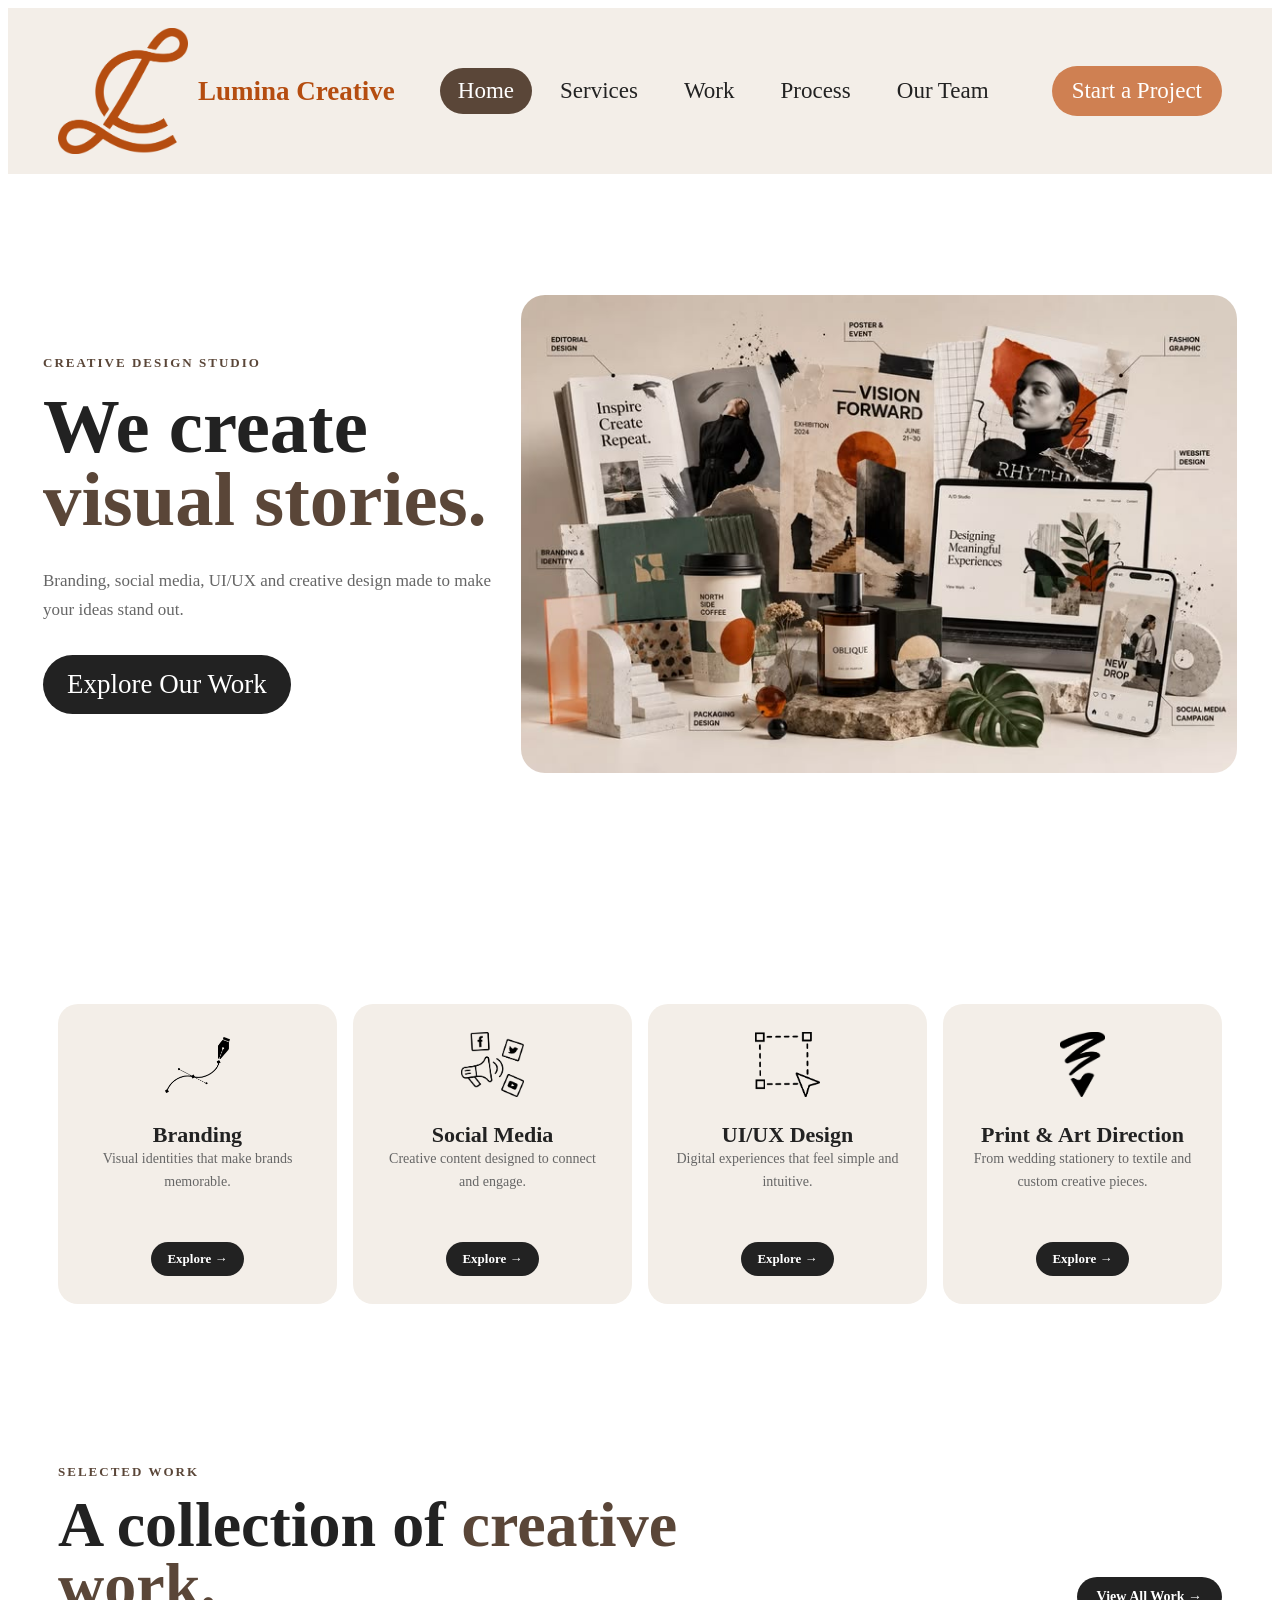
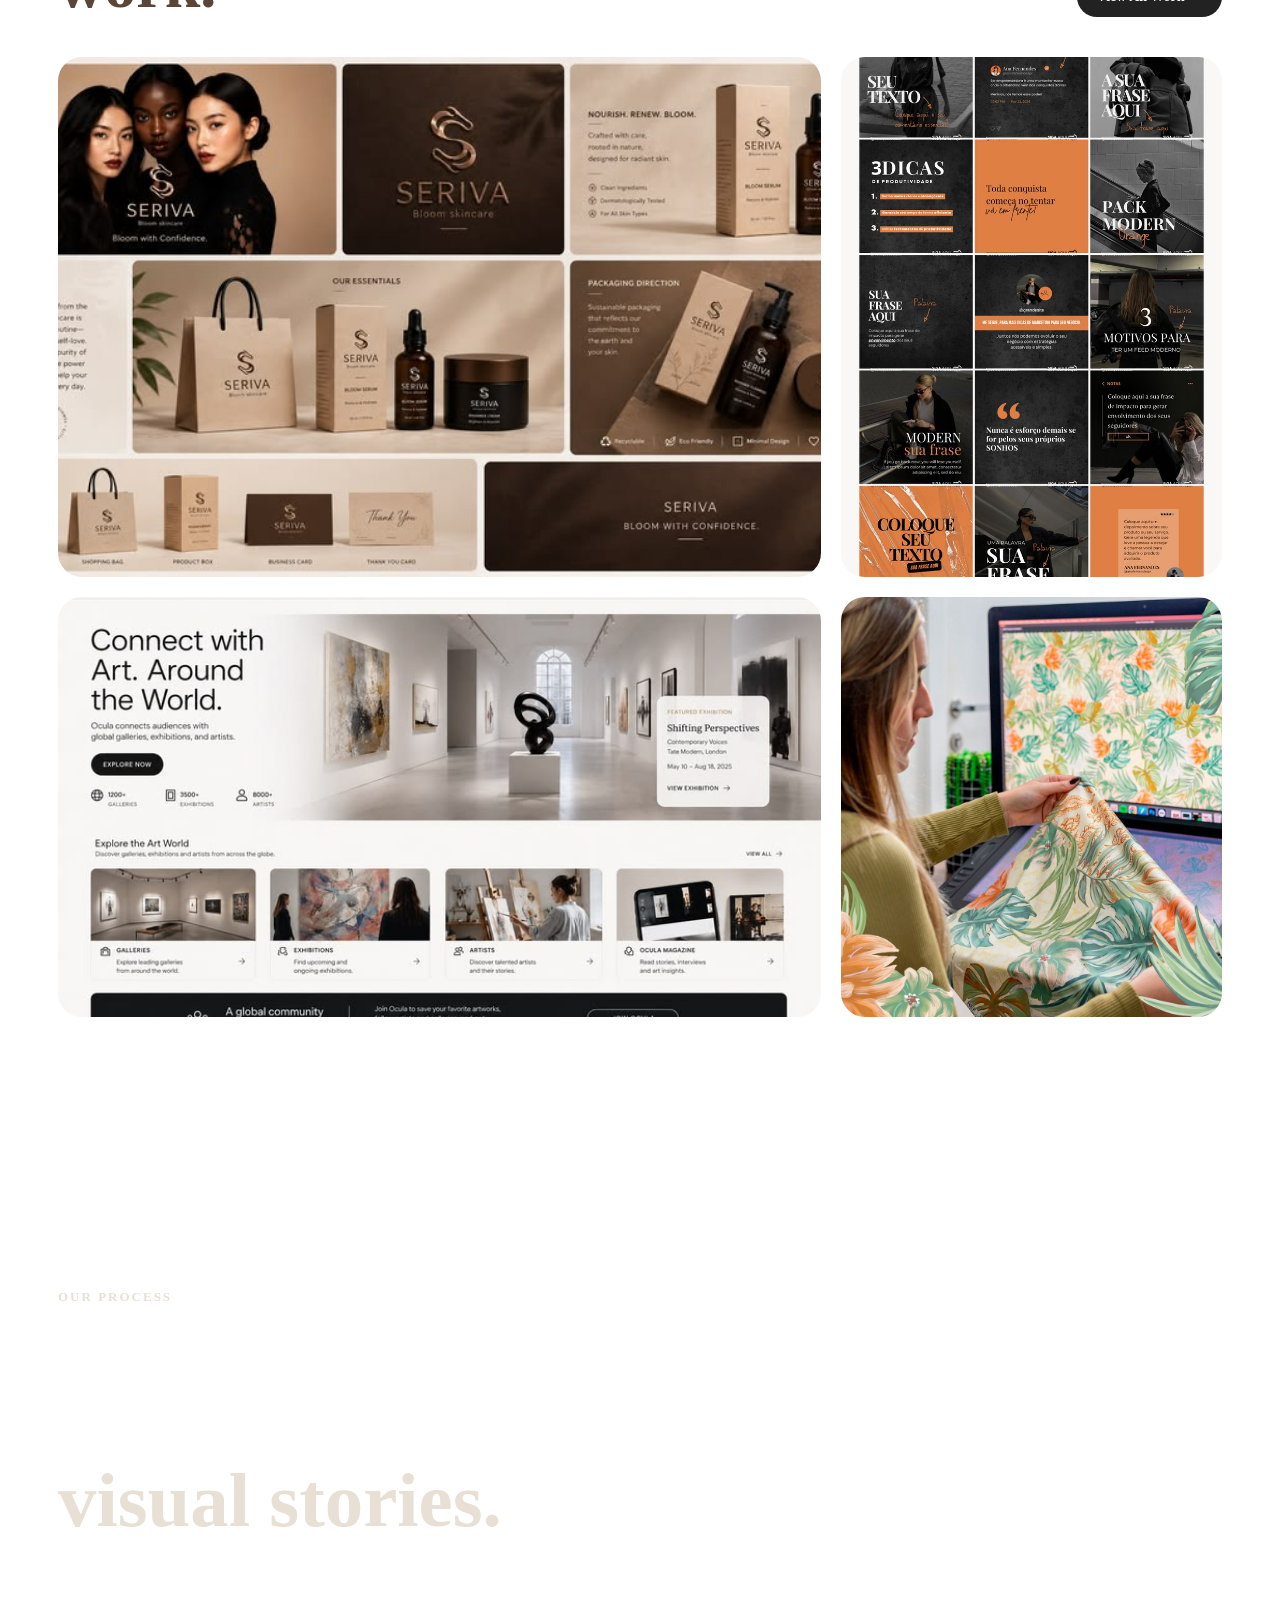
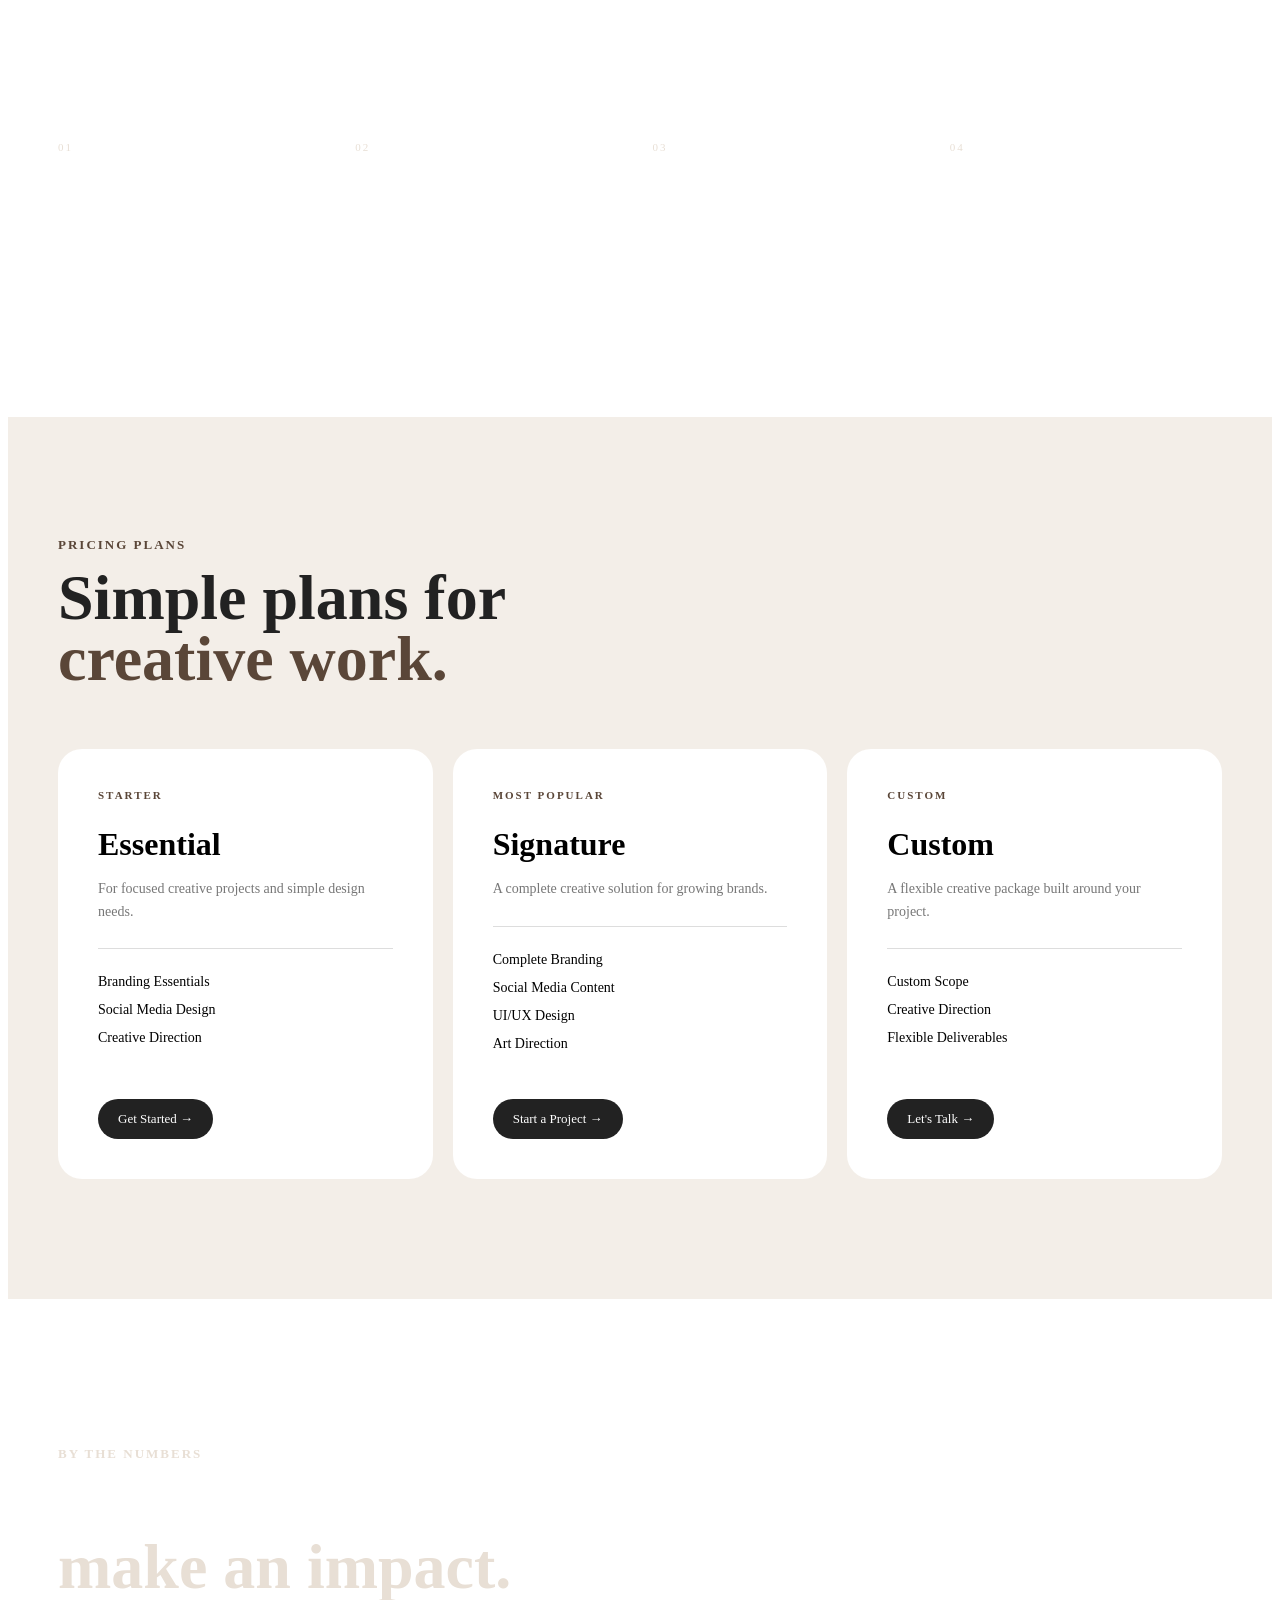
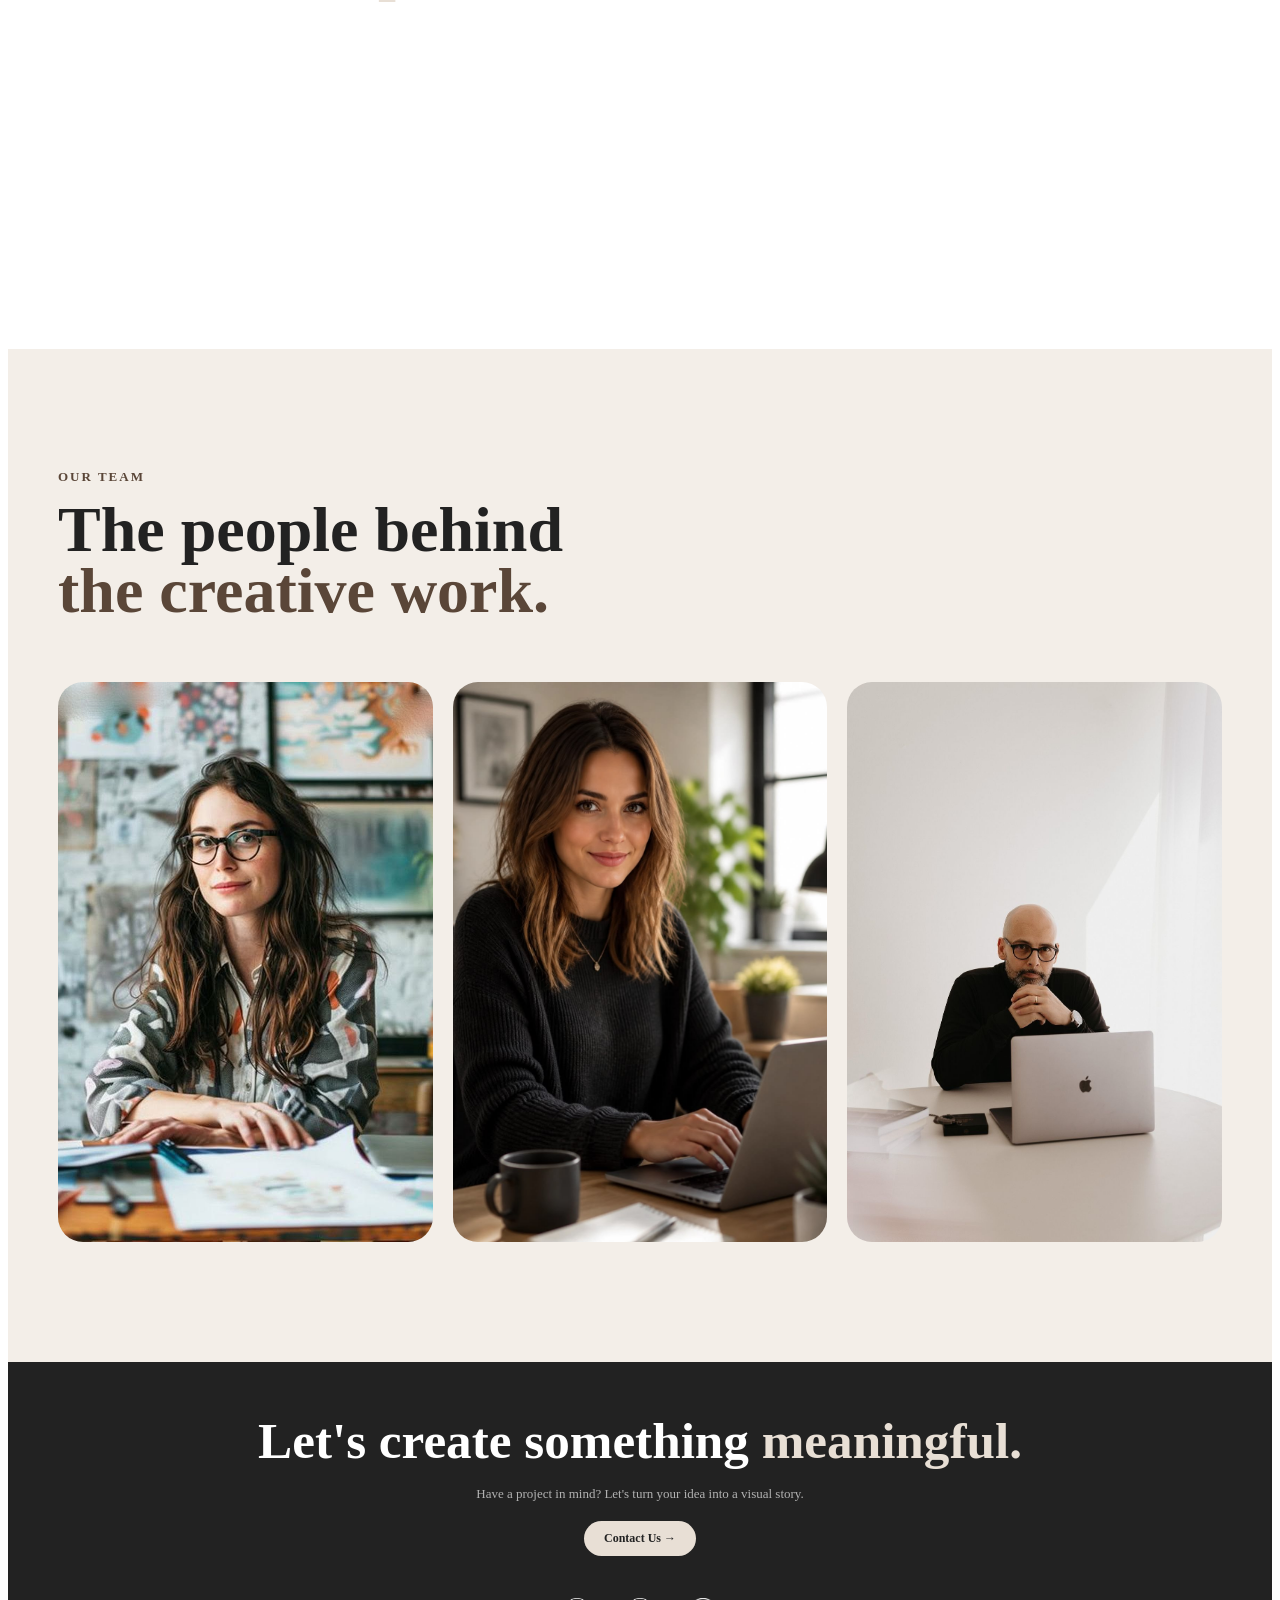
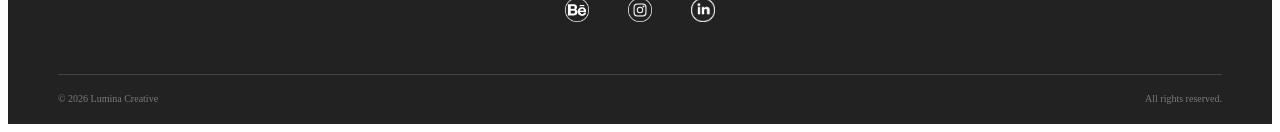
<file: index.html>
﻿<!DOCTYPE html>

<html lang="en" xmlns="http://www.w3.org/1999/xhtml">
<meta name="viewport" content="width=device-width, initial-scale=1.0" />

<head>
    <meta charset="utf-8" />
    <title>Lumina Creative</title>
    <link rel="stylesheet" href="style\Style.css">
</head>

<body>
    <div id="top"></div>
    <header class="navbar">
        <a href="#" class="logo">
            <img src="imge\logo.png" alt="Lumina Creative">
            <span class="logo-text">Lumina Creative</span>
        </a>
        <nav class="nav-links">
            <a href="#top" class="nav-link active">Home</a>
            <a href="#services" class="nav-link">Services</a>
            <a href="#portfolio" class="nav-link">Work</a>
            <a href="#process" class="nav-link">Process</a>
            <a href="#team" class="nav-link">Our Team</a>
        </nav>
        <a href="#" class="project-btn">Start a Project</a>
    </header>
    <section class="hero">

        <div class="hero-content">
            <p class="hero-label">CREATIVE DESIGN STUDIO</p>

            <h1>
                We create
                <span>visual stories.</span>
            </h1>

            <p class="hero-description">
                Branding, social media, UI/UX and creative design
                made to make your ideas stand out.
            </p>

            <a href="#" class="hero-btn">Explore Our Work</a>

        </div>

        <div class="hero-image">
            <img src="imge\Hero.jpg" alt="Creative design artwork">
        </div>

    </section>
    <section class="quick-services" id="services">

        <div class="service-card branding-card">
            <img src="imge\Branding.png" alt="Branding" class="service-icon">

            <h3>Branding</h3>

            <p>Visual identities that make brands memorable.</p>
            <a href="#">Explore →</a>
        </div>

        <div class="service-card social-card">
            <img src="imge\Social Media.png" alt="Social Media" class="service-icon social-icon">
            <h3>Social Media</h3>
            <p>Creative content designed to connect and engage.</p>
            <a href="#">Explore →</a>
        </div>

        <div class="service-card uiux-card">
            <img src="imge\UI-UX.png" alt="UI/UX Design" class="service-icon uiux-icon">
            <h3>UI/UX Design</h3>
            <p>Digital experiences that feel simple and intuitive.</p>
            <a href="#">Explore →</a>
        </div>

        <div class="service-card art-card">
            <img src="imge\Art Direction.png" alt="Art Direction" class="service-icon art-icon">
            <h3>Print & Art Direction</h3>
            <p>From wedding stationery to textile and custom creative pieces.</p>
            <a href="#">Explore →</a>
        </div>

    </section>
    <section class="portfolio" id="portfolio">

        <div class="portfolio-header">

            <div class="portfolio-heading">

                <p class="section-label">SELECTED WORK</p>
                <h2>
                    A collection of
                    <span>creative work.</span>
                </h2>
            </div>
            <a href="#" class="portfolio-btn">View All Work → </a>
        </div>
        <div class="portfolio-grid">
            <div class="portfolio-item portfolio-large">
                <img src="imge\Branding.jpg" alt="Branding project">
                <div class="portfolio-overlay">
                    <div class="portfolio-info">
                        <span>Branding</span>
                        <h3>Atelier Identity</h3>
                    </div>
                </div>
            </div>
            <div class="portfolio-item portfolio-social">
                <img src="imge\Social Media2.jpg" alt="Social Media project">

                <div class="portfolio-overlay">
                    <div class="portfolio-info">
                        <span>Social Media</span>
                        <h3>Social Campaign</h3>
                    </div>
                </div>
            </div>
            <div class="portfolio-item portfolio-uiux">

                <img src="imge\uiux.jpg" alt="UI UX project">

                <div class="portfolio-overlay">

                    <div class="portfolio-info">
                        <span>UI/UX Design</span>
                        <h3>Digital Experience</h3>
                    </div>
                </div>
            </div>
            <div class="portfolio-item portfolio-wide">

                <img src="imge\Art Direction.jpg" alt="Art Direction project">

                <div class="portfolio-overlay">

                    <div class="portfolio-info">
                        <span>Art Direction</span>
                        <h3>Creative Collection</h3>
                    </div>
                </div>
            </div>
        </div>
    </section>


    <section class="process-section" id="process">

        <div class="process-content">

            <div class="process-title">
                <p class="section-label">OUR PROCESS</p>

                <h2>
                    How we turn ideas into
                    <span>visual stories.</span>
                </h2>
            </div>


            <div class="process-steps">

                <div class="process-step">

                    <div class="process-icon">
                        ✦
                    </div>

                    <span class="process-number">01</span>

                    <h3>Discover</h3>

                    <p>
                        We understand your vision, goals and audience.
                    </p>

                </div>

                <div class="process-step">

                    <div class="process-icon">
                        ◇
                    </div>

                    <span class="process-number">02</span>

                    <h3>Define</h3>

                    <p>
                        We create the direction and visual language.
                    </p>

                </div>


                <div class="process-step">

                    <div class="process-icon">
                        ✎
                    </div>

                    <span class="process-number">03</span>

                    <h3>Create</h3>

                    <p>
                        We transform ideas into meaningful visuals.
                    </p>

                </div>


                <div class="process-step">

                    <div class="process-icon">
                        ↗
                    </div>

                    <span class="process-number">04</span>

                    <h3>Deliver</h3>

                    <p>
                        We refine every detail and bring the idea to life.
                    </p>

                </div>

            </div>

        </div>

    </section>
    <section class="pricing-section">

        <div class="pricing-header">
            <p class="section-label">PRICING PLANS</p>

            <h2>
                Simple plans for
                <span>creative work.</span>
            </h2>

        </div>
        <div class="pricing-grid">
            <div class="pricing-card">
                <div class="pricing-curtain curtain-top"></div>
                <div class="pricing-curtain curtain-bottom"></div>

                <p class="pricing-label">STARTER</p>

                <h3>Essential</h3>

                <p class="pricing-description">
                    For focused creative projects and simple design needs.
                </p>

                <div class="pricing-divider"></div>

                <p>Branding Essentials</p>
                <p>Social Media Design</p>
                <p>Creative Direction</p>

                <a href="#" class="pricing-button">
                    Get Started →
                </a>

            </div>


            <div class="pricing-card pricing">
                <div class="pricing-curtain curtain-top"></div>
                <div class="pricing-curtain curtain-bottom"></div>


                <p class="pricing-label">MOST POPULAR</p>

                <h3>Signature</h3>

                <p class="pricing-description">
                    A complete creative solution for growing brands.
                </p>

                <div class="pricing-divider"></div>

                <p>Complete Branding</p>
                <p>Social Media Content</p>
                <p>UI/UX Design</p>
                <p>Art Direction</p>

                <a href="#" class="pricing-button">
                    Start a Project →
                </a>

            </div>


            <div class="pricing-card">
                <div class="pricing-curtain curtain-top"></div>
                <div class="pricing-curtain curtain-bottom"></div>

                <p class="pricing-label">CUSTOM</p>

                <h3>Custom</h3>

                <p class="pricing-description">
                    A flexible creative package built around your project.
                </p>

                <div class="pricing-divider"></div>

                <p>Custom Scope</p>
                <p>Creative Direction</p>
                <p>Flexible Deliverables</p>

                <a href="#" class="pricing-button">
                    Let's Talk →
                </a>

            </div>

        </div>

    </section>
    <section class="stats-section">

        <div class="stats-content">

            <p class="section-label">BY THE NUMBERS</p>

            <h2>
                Creating ideas that
                <span>make an impact.</span>
            </h2>


            <div class="stats-grid">

                <div class="stat">

                    <strong>25+</strong>

                    <span>Projects</span>

                </div>


                <div class="stat">

                    <strong>15+</strong>

                    <span>Brands</span>

                </div>


                <div class="stat">

                    <strong>40+</strong>

                    <span>Creative Works</span>

                </div>


                <div class="stat">

                    <strong>20+</strong>

                    <span>Freelance Projects</span>

                </div>

            </div>

        </div>

    </section>


    <section class="team-section" id="team">

        <div class="team-header">

            <p class="section-label">OUR TEAM</p>

            <h2>
                The people behind
                <span>the creative work.</span>
            </h2>

        </div>


        <div class="team-grid">
            <div class="team-card">

                <img src="imge\designer portrait1.jpg" alt="Creative Designer">

                <div class="team-curtain">

                    <div class="team-socials">

                        <a href="#" aria-label="Instagram"><img src="imge/INSTA.png" alt="Art Director"></a>

                        <a href="#" aria-label="Behance"><img src="imge/BE.png" alt="Art Director"></a>

                        <a href="#" aria-label="LinkedIn"><img src="imge/IN.png" alt="Art Director"></a>

                    </div>

                    <div class="team-info">

                        <h3>Creative Designer</h3>

                        <p>Branding & Art Direction</p>

                    </div>

                </div>

            </div>

            <div class="team-card">

                <img src="imge\designer portrait2.jpg" alt="UI UX Designer">

                <div class="team-curtain">

                    <div class="team-socials">

                        <a href="#" aria-label="Instagram"><img src="imge/INSTA.png" alt="Art Director"></a>

                        <a href="#" aria-label="Behance"><img src="imge/BE.png" alt="Art Director"></a>

                        <a href="#" aria-label="LinkedIn"><img src="imge/IN.png" alt="Art Director"></a>

                    </div>

                    <div class="team-info">

                        <h3>UI/UX Designer</h3>

                        <p>Digital Experiences</p>

                    </div>

                </div>

            </div>
            <div class="team-card">

                <img src="imge\designer portrait3.jpg" alt="Art Director">

                <div class="team-curtain">

                    <div class="team-socials">

                        <a href="#" aria-label="Instagram"><img src="imge/INSTA.png" alt="Art Director"></a>

                        <a href="#" aria-label="Behance"><img src="imge/BE.png" alt="Art Director"></a>

                        <a href="#" aria-label="LinkedIn"><img src="imge/IN.png" alt="Art Director"></a>

                    </div>

                    <div class="team-info">

                        <h3>Art Director</h3>

                        <p>Creative Direction</p>

                    </div>

                </div>

            </div>


        </div>

    </section>
    <footer class="footer">

        <div class="footer-content">


            <h2>
                Let's create something
                <span>meaningful.</span>
            </h2>

            <p class="footer-description">
                Have a project in mind?
                Let's turn your idea into a visual story.
            </p>

            <a href="#" class="footer-button">
                Contact Us →
            </a>


            <div class="footer-social">

                <a href="#"><img src="imge/BE.png" alt="Art Director"></a>

                <a href="#"><img src="imge/INSTA.png" alt="Art Director"></a>

                <a href="#"><img src="imge/IN.png" alt="Art Director"></a>

            </div>

        </div>


        <div class="footer-bottom">

            <span>© 2026 Lumina Creative</span>

            <span>All rights reserved.</span>

        </div>

    </footer>

</body>

</html>
</file>
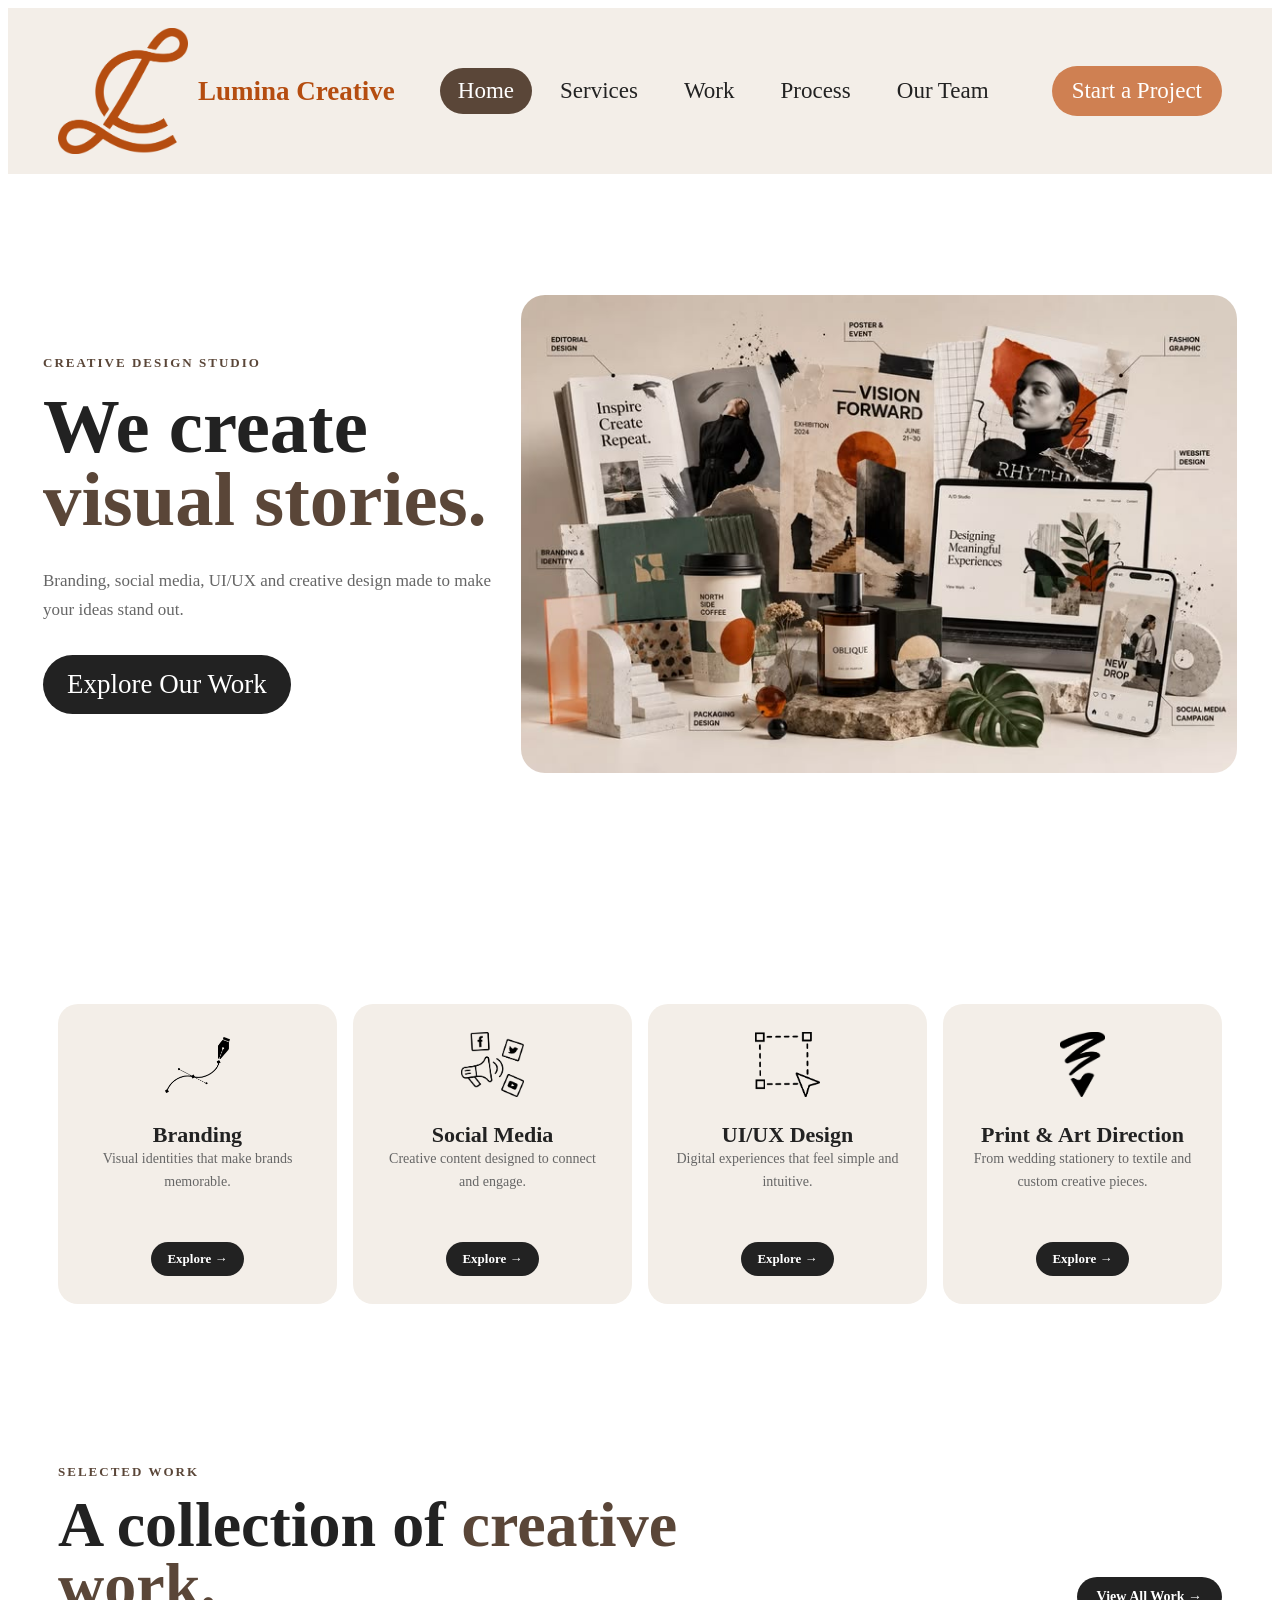
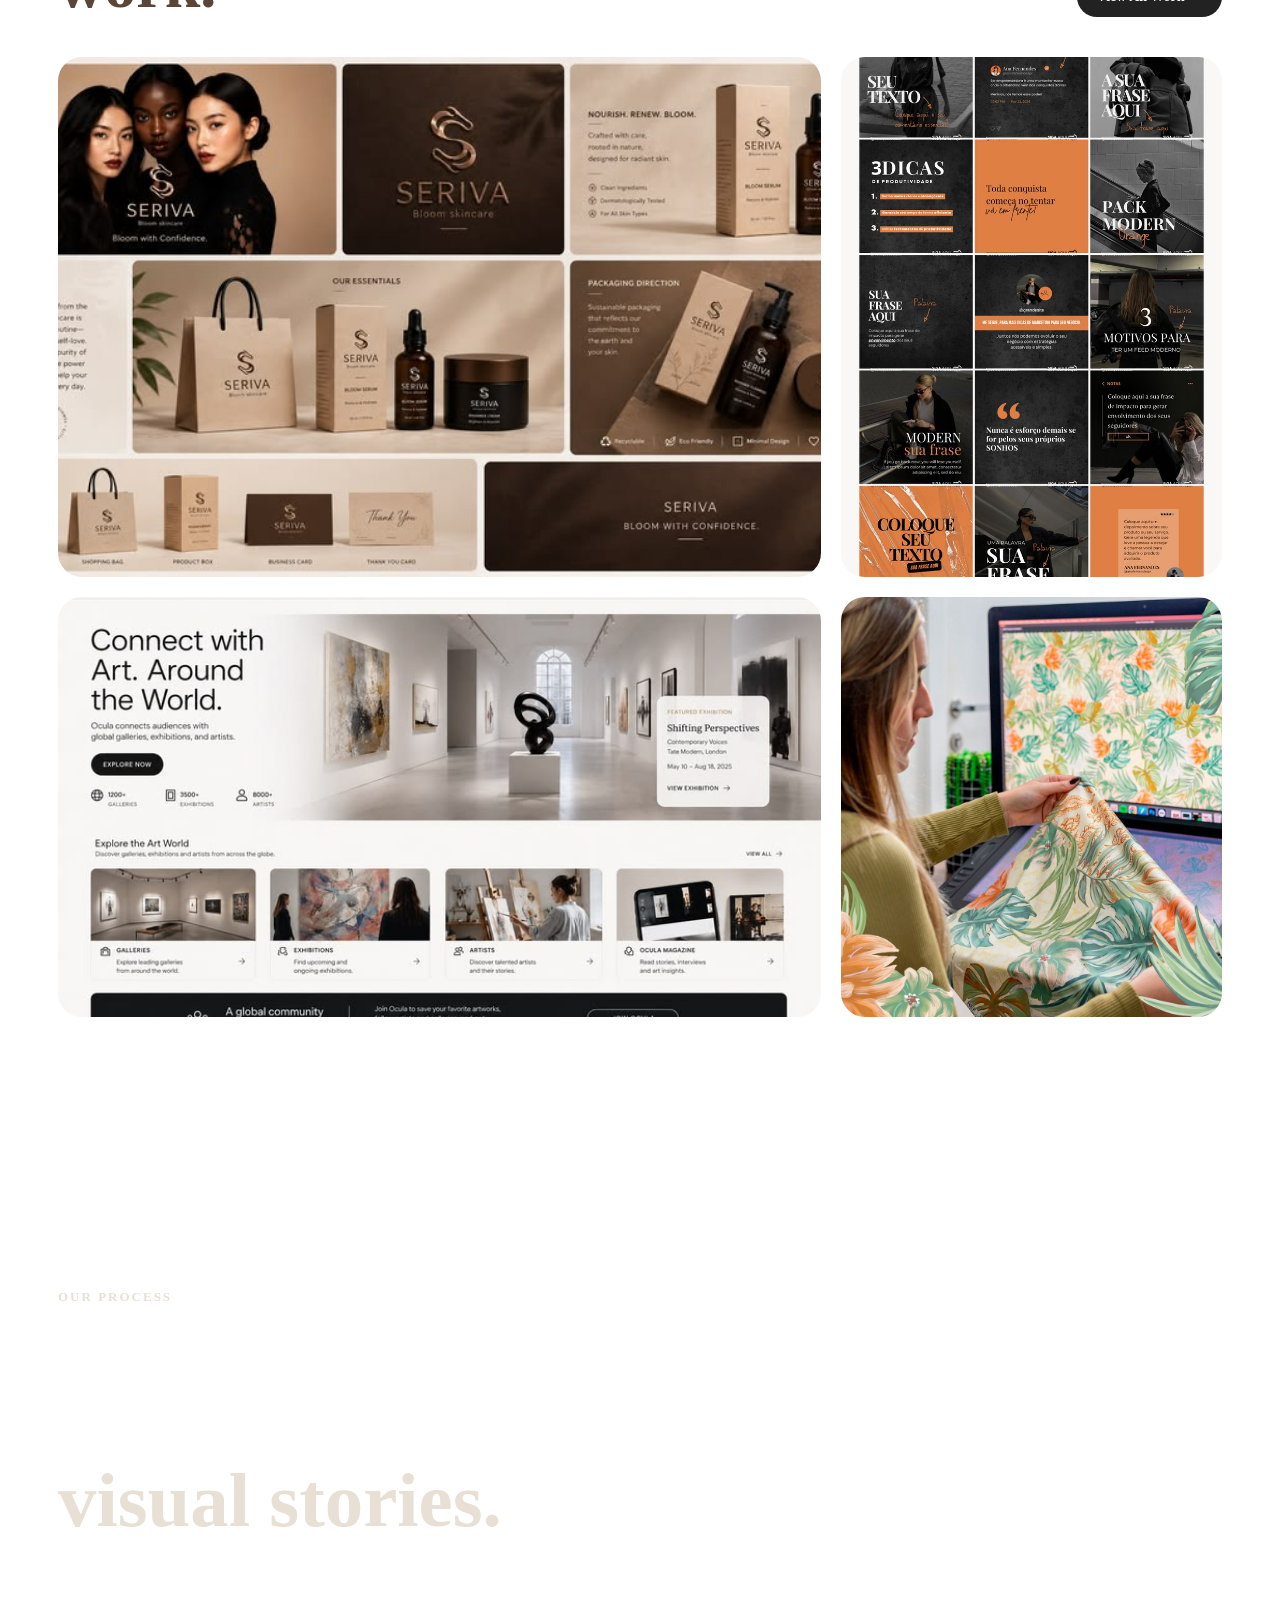
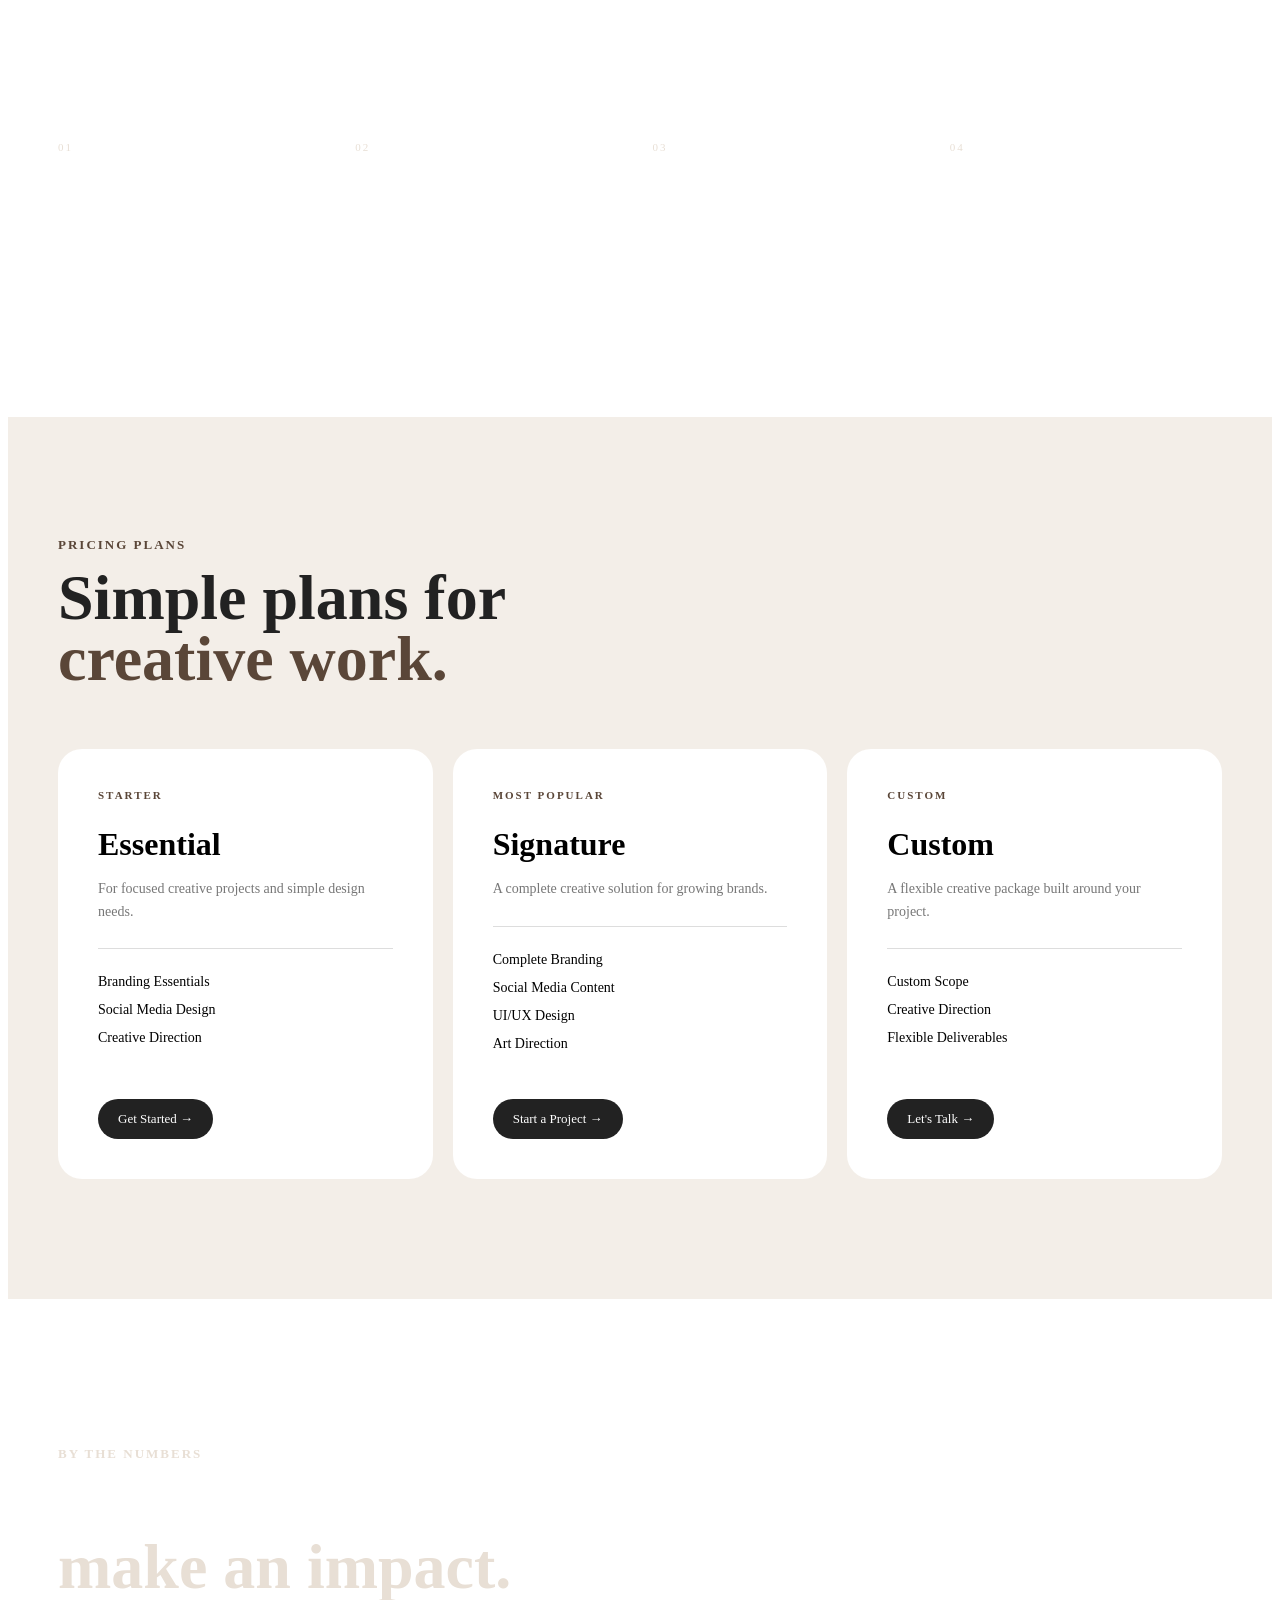
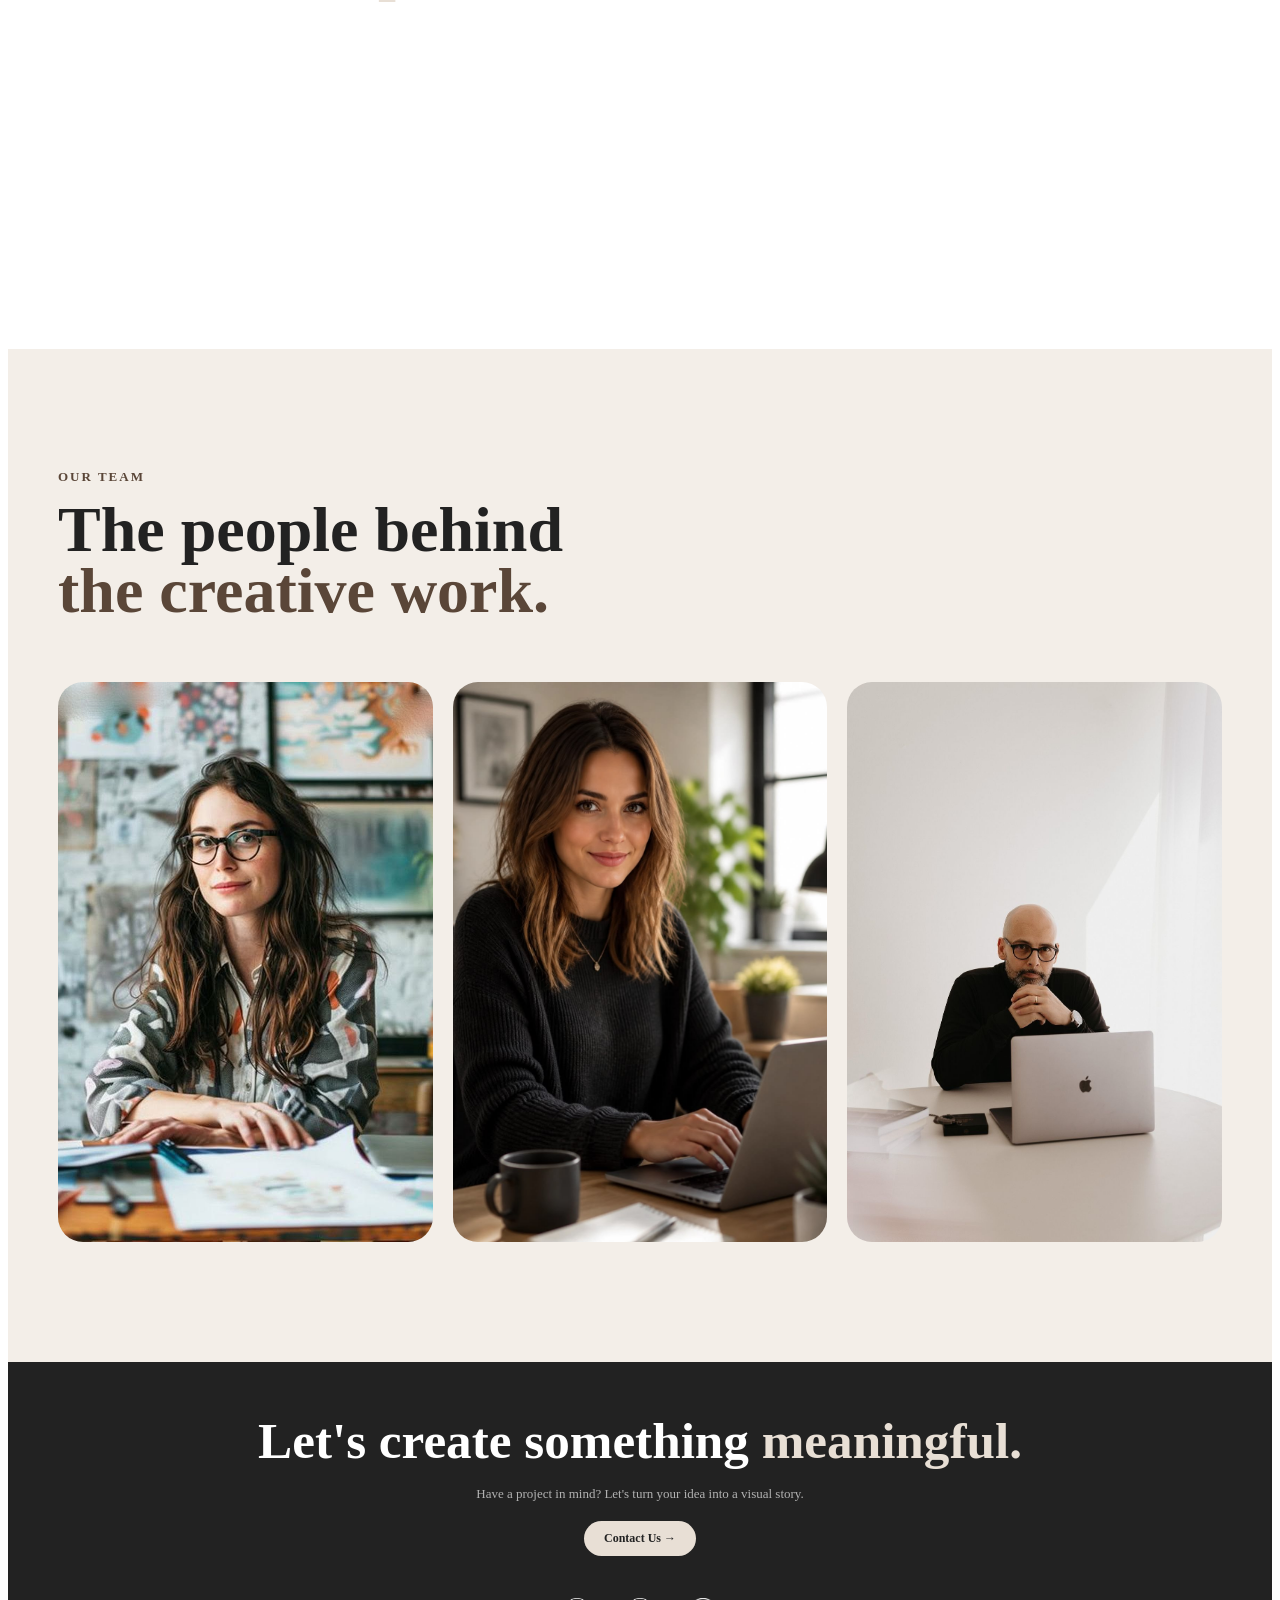
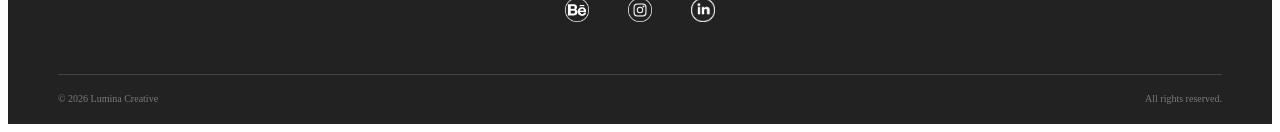
<file: index test.html>
﻿<!DOCTYPE html>

<html lang="en" xmlns="http://www.w3.org/1999/xhtml">
<meta name="viewport" content="width=device-width, initial-scale=1.0" />

<head>
    <meta charset="utf-8" />
    <title>Lumina Creative</title>
    <link rel="stylesheet" href="style\Style.css">
</head>

<body>
    <div id="top"></div>
    <header class="navbar">
        <a href="#" class="logo">
            <img src="imge\logo.png" alt="Lumina Creative">
            <span class="logo-text">Lumina Creative</span>
        </a>
        <nav class="nav-links">
            <a href="#top" class="nav-link active">Home</a>
            <a href="#services" class="nav-link">Services</a>
            <a href="#portfolio" class="nav-link">Work</a>
            <a href="#process" class="nav-link">Process</a>
            <a href="#team" class="nav-link">Our Team</a>
        </nav>
        <a href="#" class="project-btn">Start a Project</a>
    </header>
    <section class="hero">

        <div class="hero-content">
            <p class="hero-label">CREATIVE DESIGN STUDIO</p>

            <h1>
                We create
                <span>visual stories.</span>
            </h1>

            <p class="hero-description">
                Branding, social media, UI/UX and creative design
                made to make your ideas stand out.
            </p>

            <a href="#" class="hero-btn">Explore Our Work</a>

        </div>

        <div class="hero-image">
            <img src="imge\Hero.jpg" alt="Creative design artwork">
        </div>

    </section>
    <section class="quick-services" id="services">

        <div class="service-card branding-card">
            <img src="imge\Branding.png" alt="Branding" class="service-icon">

            <h3>Branding</h3>

            <p>Visual identities that make brands memorable.</p>
            <a href="#">Explore →</a>
        </div>

        <div class="service-card social-card">
            <img src="imge\Social Media.png" alt="Social Media" class="service-icon social-icon">
            <h3>Social Media</h3>
            <p>Creative content designed to connect and engage.</p>
            <a href="#">Explore →</a>
        </div>

        <div class="service-card uiux-card">
            <img src="imge\UI-UX.png" alt="UI/UX Design" class="service-icon uiux-icon">
            <h3>UI/UX Design</h3>
            <p>Digital experiences that feel simple and intuitive.</p>
            <a href="#">Explore →</a>
        </div>

        <div class="service-card art-card">
            <img src="imge\Art Direction.png" alt="Art Direction" class="service-icon art-icon">
            <h3>Print & Art Direction</h3>
            <p>From wedding stationery to textile and custom creative pieces.</p>
            <a href="#">Explore →</a>
        </div>

    </section>
    <section class="portfolio" id="portfolio">

        <div class="portfolio-header">

            <div class="portfolio-heading">

                <p class="section-label">SELECTED WORK</p>
                <h2>
                    A collection of
                    <span>creative work.</span>
                </h2>
            </div>
            <a href="#" class="portfolio-btn">View All Work → </a>
        </div>
        <div class="portfolio-grid">
            <div class="portfolio-item portfolio-large">
                <img src="imge\Branding.jpg" alt="Branding project">
                <div class="portfolio-overlay">
                    <div class="portfolio-info">
                        <span>Branding</span>
                        <h3>Atelier Identity</h3>
                    </div>
                </div>
            </div>
            <div class="portfolio-item portfolio-social">
                <img src="imge\Social Media2.jpg" alt="Social Media project">

                <div class="portfolio-overlay">
                    <div class="portfolio-info">
                        <span>Social Media</span>
                        <h3>Social Campaign</h3>
                    </div>
                </div>
            </div>
            <div class="portfolio-item portfolio-uiux">

                <img src="imge\uiux.jpg" alt="UI UX project">

                <div class="portfolio-overlay">

                    <div class="portfolio-info">
                        <span>UI/UX Design</span>
                        <h3>Digital Experience</h3>
                    </div>
                </div>
            </div>
            <div class="portfolio-item portfolio-wide">

                <img src="imge\Art Direction.jpg" alt="Art Direction project">

                <div class="portfolio-overlay">

                    <div class="portfolio-info">
                        <span>Art Direction</span>
                        <h3>Creative Collection</h3>
                    </div>
                </div>
            </div>
        </div>
    </section>


    <section class="process-section" id="process">

        <div class="process-content">

            <div class="process-title">
                <p class="section-label">OUR PROCESS</p>

                <h2>
                    How we turn ideas into
                    <span>visual stories.</span>
                </h2>
            </div>


            <div class="process-steps">

                <div class="process-step">

                    <div class="process-icon">
                        ✦
                    </div>

                    <span class="process-number">01</span>

                    <h3>Discover</h3>

                    <p>
                        We understand your vision, goals and audience.
                    </p>

                </div>

                <div class="process-step">

                    <div class="process-icon">
                        ◇
                    </div>

                    <span class="process-number">02</span>

                    <h3>Define</h3>

                    <p>
                        We create the direction and visual language.
                    </p>

                </div>


                <div class="process-step">

                    <div class="process-icon">
                        ✎
                    </div>

                    <span class="process-number">03</span>

                    <h3>Create</h3>

                    <p>
                        We transform ideas into meaningful visuals.
                    </p>

                </div>


                <div class="process-step">

                    <div class="process-icon">
                        ↗
                    </div>

                    <span class="process-number">04</span>

                    <h3>Deliver</h3>

                    <p>
                        We refine every detail and bring the idea to life.
                    </p>

                </div>

            </div>

        </div>

    </section>
    <section class="pricing-section">

        <div class="pricing-header">
            <p class="section-label">PRICING PLANS</p>

            <h2>
                Simple plans for
                <span>creative work.</span>
            </h2>

        </div>
        <div class="pricing-grid">
            <div class="pricing-card">
                <div class="pricing-curtain curtain-top"></div>
                <div class="pricing-curtain curtain-bottom"></div>

                <p class="pricing-label">STARTER</p>

                <h3>Essential</h3>

                <p class="pricing-description">
                    For focused creative projects and simple design needs.
                </p>

                <div class="pricing-divider"></div>

                <p>Branding Essentials</p>
                <p>Social Media Design</p>
                <p>Creative Direction</p>

                <a href="#" class="pricing-button">
                    Get Started →
                </a>

            </div>


            <div class="pricing-card pricing">
                <div class="pricing-curtain curtain-top"></div>
                <div class="pricing-curtain curtain-bottom"></div>


                <p class="pricing-label">MOST POPULAR</p>

                <h3>Signature</h3>

                <p class="pricing-description">
                    A complete creative solution for growing brands.
                </p>

                <div class="pricing-divider"></div>

                <p>Complete Branding</p>
                <p>Social Media Content</p>
                <p>UI/UX Design</p>
                <p>Art Direction</p>

                <a href="#" class="pricing-button">
                    Start a Project →
                </a>

            </div>


            <div class="pricing-card">
                <div class="pricing-curtain curtain-top"></div>
                <div class="pricing-curtain curtain-bottom"></div>

                <p class="pricing-label">CUSTOM</p>

                <h3>Custom</h3>

                <p class="pricing-description">
                    A flexible creative package built around your project.
                </p>

                <div class="pricing-divider"></div>

                <p>Custom Scope</p>
                <p>Creative Direction</p>
                <p>Flexible Deliverables</p>

                <a href="#" class="pricing-button">
                    Let's Talk →
                </a>

            </div>

        </div>

    </section>
    <section class="stats-section">

        <div class="stats-content">

            <p class="section-label">BY THE NUMBERS</p>

            <h2>
                Creating ideas that
                <span>make an impact.</span>
            </h2>


            <div class="stats-grid">

                <div class="stat">

                    <strong>25+</strong>

                    <span>Projects</span>

                </div>


                <div class="stat">

                    <strong>15+</strong>

                    <span>Brands</span>

                </div>


                <div class="stat">

                    <strong>40+</strong>

                    <span>Creative Works</span>

                </div>


                <div class="stat">

                    <strong>20+</strong>

                    <span>Freelance Projects</span>

                </div>

            </div>

        </div>

    </section>


    <section class="team-section" id="team">

        <div class="team-header">

            <p class="section-label">OUR TEAM</p>

            <h2>
                The people behind
                <span>the creative work.</span>
            </h2>

        </div>


        <div class="team-grid">
            <div class="team-card">

                <img src="imge\designer portrait1.jpg" alt="Creative Designer">

                <div class="team-curtain">

                    <div class="team-socials">

                        <a href="#" aria-label="Instagram"><img src="imge/INSTA.png" alt="Art Director"></a>

                        <a href="#" aria-label="Behance"><img src="imge/BE.png" alt="Art Director"></a>

                        <a href="#" aria-label="LinkedIn"><img src="imge/IN.png" alt="Art Director"></a>

                    </div>

                    <div class="team-info">

                        <h3>Creative Designer</h3>

                        <p>Branding & Art Direction</p>

                    </div>

                </div>

            </div>

            <div class="team-card">

                <img src="imge\designer portrait2.jpg" alt="UI UX Designer">

                <div class="team-curtain">

                    <div class="team-socials">

                        <a href="#" aria-label="Instagram"><img src="imge/INSTA.png" alt="Art Director"></a>

                        <a href="#" aria-label="Behance"><img src="imge/BE.png" alt="Art Director"></a>

                        <a href="#" aria-label="LinkedIn"><img src="imge/IN.png" alt="Art Director"></a>

                    </div>

                    <div class="team-info">

                        <h3>UI/UX Designer</h3>

                        <p>Digital Experiences</p>

                    </div>

                </div>

            </div>
            <div class="team-card">

                <img src="imge\designer portrait3.jpg" alt="Art Director">

                <div class="team-curtain">

                    <div class="team-socials">

                        <a href="#" aria-label="Instagram"><img src="imge/INSTA.png" alt="Art Director"></a>

                        <a href="#" aria-label="Behance"><img src="imge/BE.png" alt="Art Director"></a>

                        <a href="#" aria-label="LinkedIn"><img src="imge/IN.png" alt="Art Director"></a>

                    </div>

                    <div class="team-info">

                        <h3>Art Director</h3>

                        <p>Creative Direction</p>

                    </div>

                </div>

            </div>


        </div>

    </section>
    <footer class="footer">

        <div class="footer-content">


            <h2>
                Let's create something
                <span>meaningful.</span>
            </h2>

            <p class="footer-description">
                Have a project in mind?
                Let's turn your idea into a visual story.
            </p>

            <a href="#" class="footer-button">
                Contact Us →
            </a>


            <div class="footer-social">

                <a href="#"><img src="imge/BE.png" alt="Art Director"></a>

                <a href="#"><img src="imge/INSTA.png" alt="Art Director"></a>

                <a href="#"><img src="imge/IN.png" alt="Art Director"></a>

            </div>

        </div>


        <div class="footer-bottom">

            <span>© 2026 Lumina Creative</span>

            <span>All rights reserved.</span>

        </div>

    </footer>

</body>

</html>
</file>
